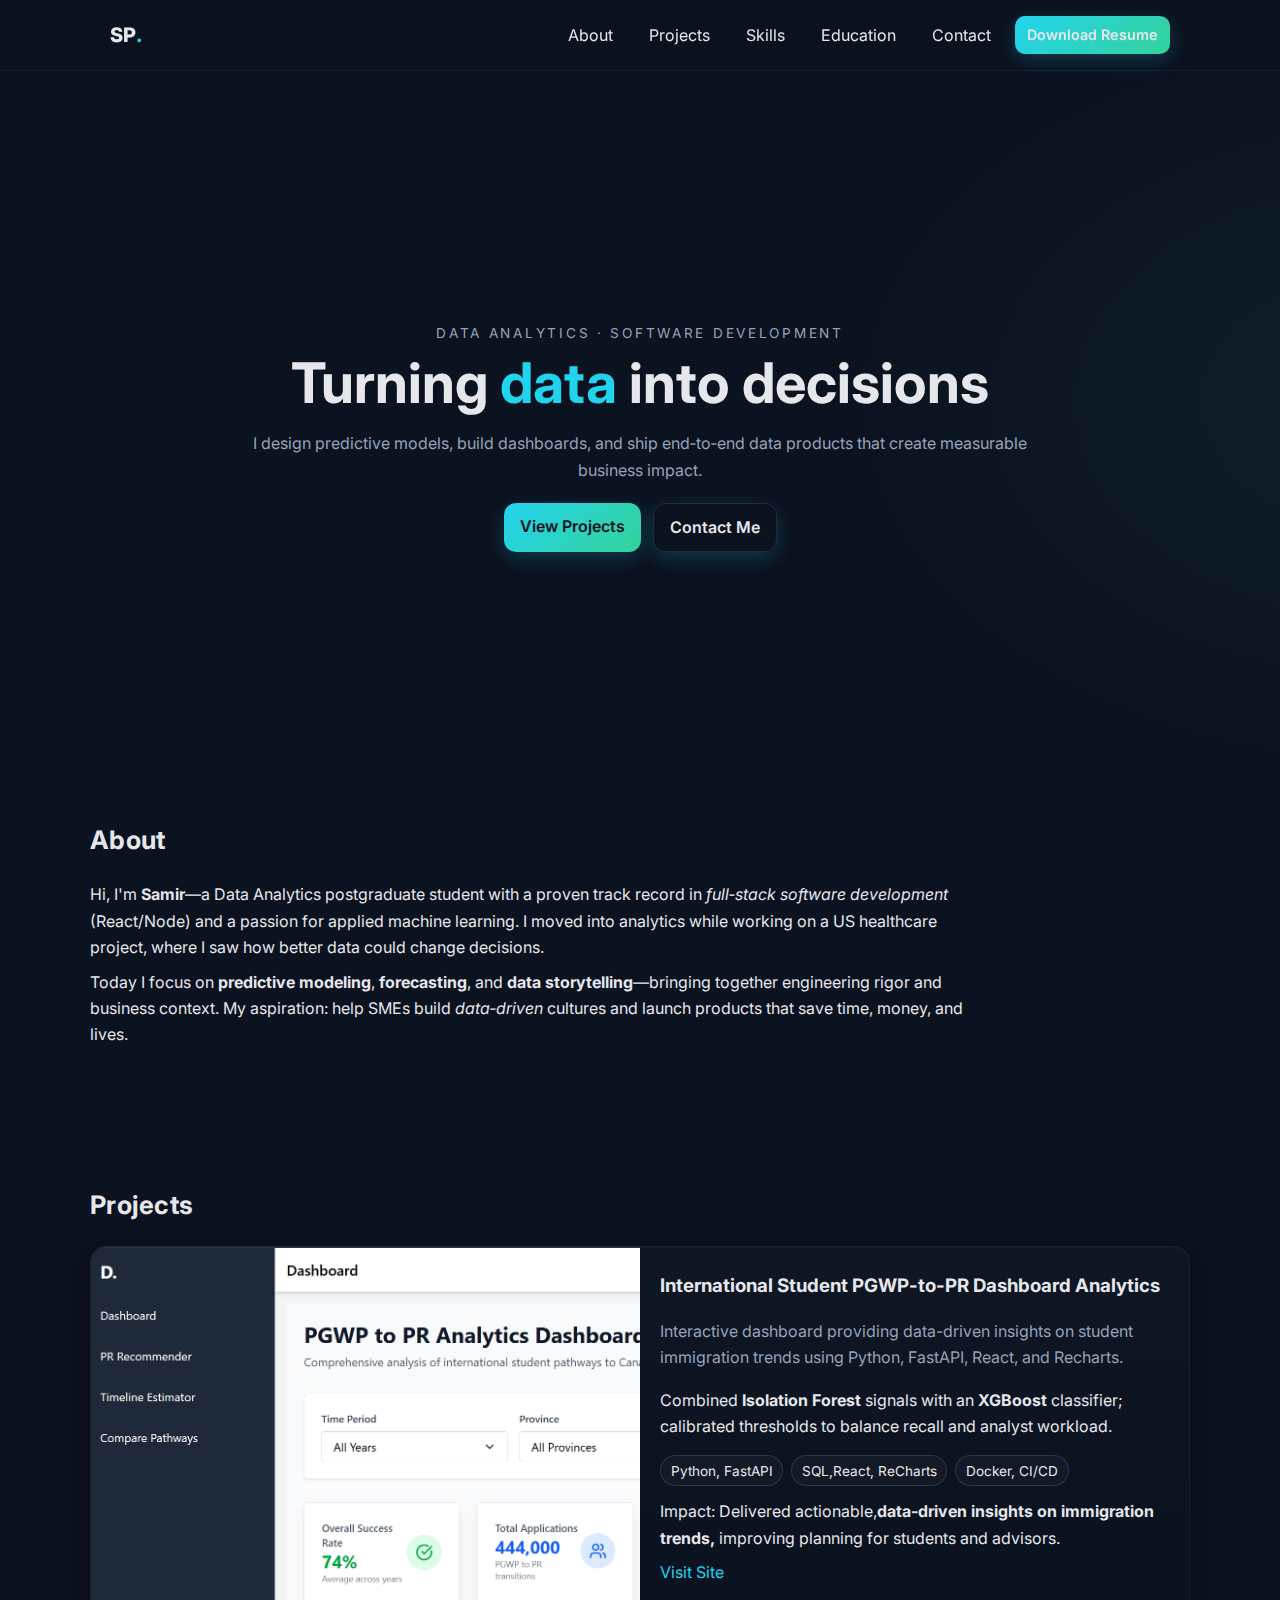
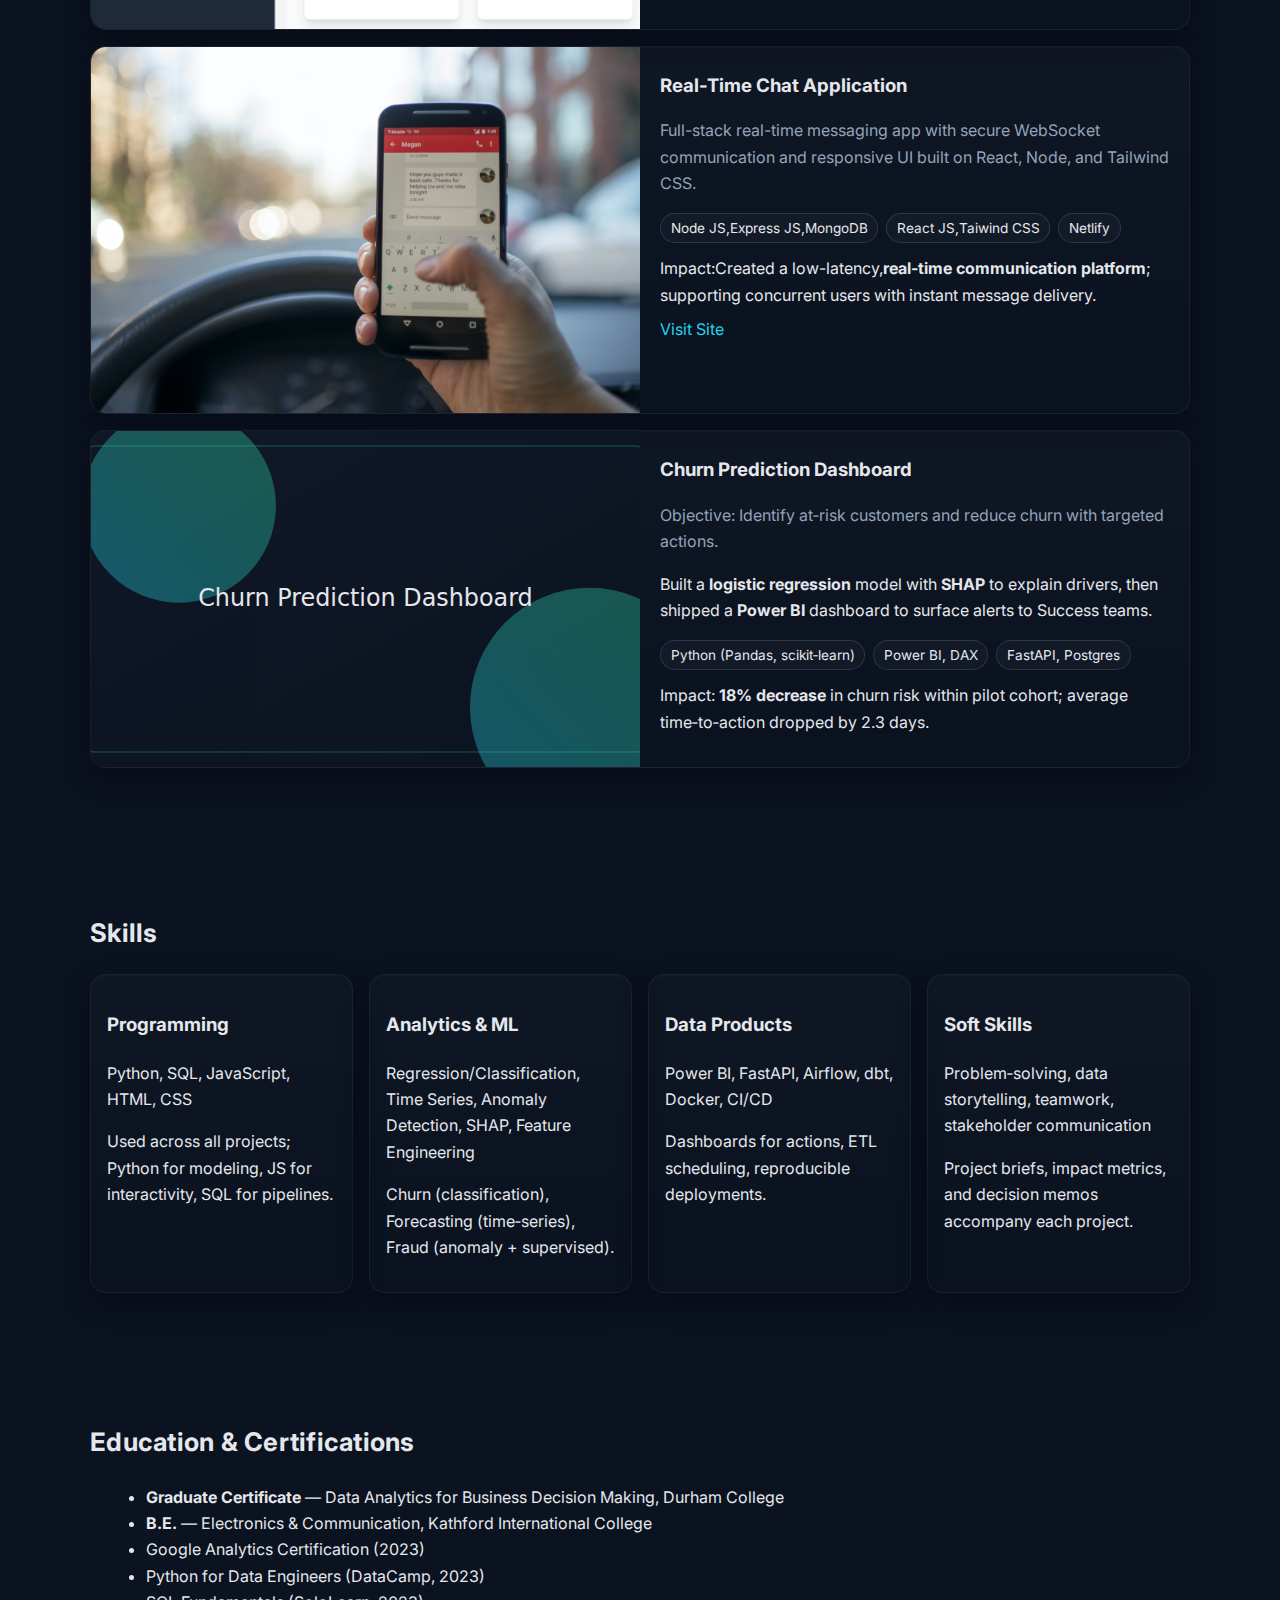
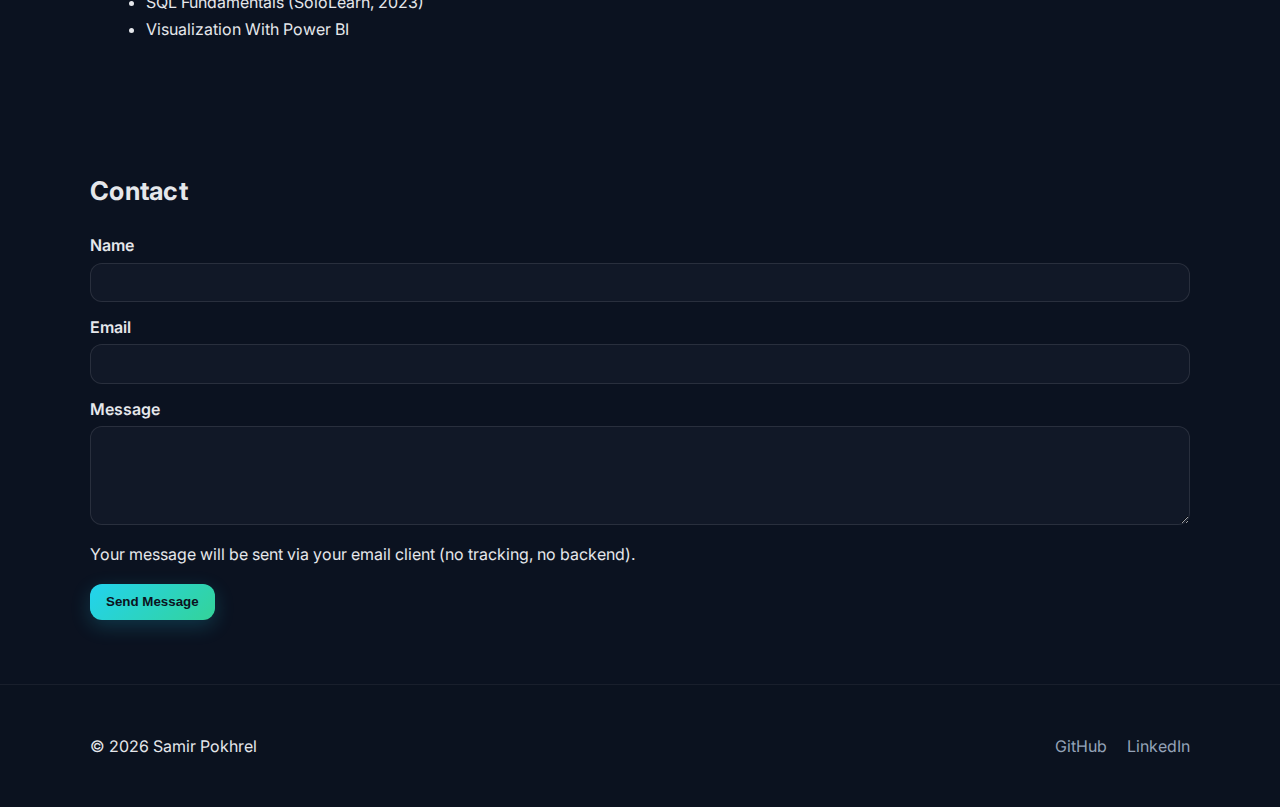
<file: index.html>
<!DOCTYPE html>
<html lang="en">
<head>
  <meta charset="utf-8" />
  <meta name="viewport" content="width=device-width, initial-scale=1" />
  <title>Sameer Pokharel · Data Analytics & Software Development</title>
  <meta name="description" content="Data Analytics postgraduate with proven software development experience. Predictive modeling, dashboards, and full‑stack data products that move the needle." />
  <meta name="theme-color" content="#0b1220" />
  <meta property="og:title" content="Sameer Pokharel · Data Analytics Portfolio" />
  <meta property="og:description" content="Predictive models, dashboards, and data products—built end‑to‑end." />
  <meta property="og:type" content="website" />
  <meta property="og:image" content="assets/proj1.svg" />
  <meta name="twitter:card" content="summary_large_image" />

  <link href="https://fonts.googleapis.com/css2?family=Inter:wght@300;400;600;800&display=swap" rel="stylesheet">
  <link rel="preconnect" href="https://fonts.gstatic.com" crossorigin>
  <link rel="stylesheet" href="styles.css" />

  <script type="application/ld+json">
  {
    "@context":"https://schema.org",
    "@type":"Person",
    "name":"Samir Pokhrel",
    "url":"https://your-portfolio.example.com",
    "jobTitle":"Data Analyst & Software Developer",
    "alumniOf":[{"@type":"CollegeOrUniversity","name":"Durham College"}],
    "knowsAbout":["Data Analytics","Python","SQL","Machine Learning","React","Power BI"],
    "sameAs":["https://github.com/sameerPokhrel-n","https://www.linkedin.com/in/pokharelsameer/"]
  }
  </script>
</head>
<body>
  <a class="skip-link" href="#main">Skip to content</a>
  <header class="site-header" role="banner">
    <nav class="nav" aria-label="Primary">
      <a class="brand" href="#hero" aria-label="Homepage">SP<span class="accent">.</span></a>
      <button id="navToggle" class="nav-toggle" aria-expanded="false" aria-controls="navMenu">
        <span class="sr-only">Toggle navigation</span>
        <span class="bar"></span><span class="bar"></span><span class="bar"></span>
      </button>
      <ul id="navMenu" class="nav-list">
        <li><a href="#about">About</a></li>
        <li><a href="#projects">Projects</a></li>
        <li><a href="#skills">Skills</a></li>
        <li><a href="#education">Education</a></li>
        <li><a href="#contact">Contact</a></li>
        <li><a class="btn small" href="assets/resume.html" download>Download Resume</a></li>
      </ul>
    </nav>
  </header>

  <main id="main">
    <section id="hero" class="hero" aria-label="Intro">
      <div class="hero-inner">
        <p class="eyebrow">Data Analytics · Software Development</p>
        <h1>Turning <span class="accent">data</span> into decisions</h1>
        <p class="lead">I design predictive models, build dashboards, and ship end‑to‑end data products that create measurable business impact.</p>
        <div class="actions">
          <a class="btn" href="#projects">View Projects</a>
          <a class="btn ghost" href="#contact">Contact Me</a>
        </div>
      </div>
    </section>

    <section id="about" class="section about">
      <div class="container">
        <h2>About</h2>
        <p>
          Hi, I'm <strong>Samir</strong>—a Data Analytics postgraduate student with a proven track record in <em>full‑stack software development</em> (React/Node) and a passion for applied machine learning.
          I moved into analytics while working on a US healthcare project, where I saw how better data could change decisions.
        </p>
        <p>
          Today I focus on <strong>predictive modeling</strong>, <strong>forecasting</strong>, and <strong>data storytelling</strong>—bringing together engineering rigor and business context.
          My aspiration: help SMEs build <em>data‑driven</em> cultures and launch products that save time, money, and lives.
        </p>
      </div>
    </section>

    <section id="projects" class="section projects">
      <div class="container">
        <h2>Projects</h2>

         <article class="project" aria-labelledby="proj3-title">
          <img class="project-media" src="assets/project01.png" alt="Fraud detection project preview" loading="lazy">
          <div class="project-body">
            <h3 id="proj3-title">International Student PGWP-to-PR Dashboard Analytics</h3>
            <p class="muted">Interactive dashboard providing data-driven insights on student immigration trends using Python, FastAPI, React, and Recharts.</p>
            <p>Combined <strong>Isolation Forest</strong> signals with an <strong>XGBoost</strong> classifier; calibrated thresholds to balance recall and analyst workload.</p>
            <ul class="stack">
              <li>Python, FastAPI</li>
              <li>SQL,React, ReCharts</li>
              <li>Docker, CI/CD</li>
            </ul>
            <p class="impact">Impact: Delivered actionable,<strong>data-driven insights on immigration trends,</strong> improving planning for students and advisors.</p>
            <div class="links">
              <a target="_blank" rel="noopener noreferrer" href="https://spiffy-rugelach-76068c.netlify.app/" class="text-link">Visit Site</a>
            </div>
          </div>
        </article>

        <article class="project" aria-labelledby="proj2-title">
          <img class="project-media" src="assets/project2.jpg" alt="Demand forecasting pipeline preview" loading="lazy">
          <div class="project-body">
            <h3 id="proj2-title">Real-Time Chat Application</h3>
            <p class="muted">Full-stack real-time messaging app with secure WebSocket communication and responsive UI built on React, Node, and Tailwind CSS.</p>
            <ul class="stack">
              <li>Node JS,Express JS,MongoDB</li>
              <li>React JS,Taiwind CSS</li>
              <li>Netlify</li>
            </ul>
            <p class="impact">Impact:Created a low-latency,<strong>real-time communication platform</strong>; supporting concurrent users with instant message delivery.</p>
            <div class="links">
              <a target="_blank" rel="noopener noreferrer" href="https://chit-chat01.netlify.app/login" class="text-link">Visit Site</a>
            </div>
          </div>
        </article>

      

         <article class="project" aria-labelledby="proj1-title">
          <img class="project-media" src="assets/proj1.svg" alt="Churn Prediction dashboard preview" loading="lazy">
          <div class="project-body">
            <h3 id="proj1-title">Churn Prediction Dashboard</h3>
            <p class="muted">Objective: Identify at‑risk customers and reduce churn with targeted actions.</p>
            <p>Built a <strong>logistic regression</strong> model with <strong>SHAP</strong> to explain drivers, then shipped a <strong>Power BI</strong> dashboard to surface alerts to Success teams.</p>
            <ul class="stack">
              <li>Python (Pandas, scikit‑learn)</li>
              <li>Power BI, DAX</li>
              <li>FastAPI, Postgres</li>
            </ul>
            <p class="impact">Impact: <strong>18% decrease</strong> in churn risk within pilot cohort; average time‑to‑action dropped by 2.3 days.</p>
            <div class="links">
          </div>
          </div>
        </article>
      </div>
    </section>

    <section id="skills" class="section skills">
      <div class="container">
        <h2>Skills</h2>
        <div class="skills-grid" role="list">
          <div class="card" role="listitem">
            <h3>Programming</h3>
            <p>Python, SQL, JavaScript, HTML, CSS</p>
            <p class="muted tie">Used across all projects; Python for modeling, JS for interactivity, SQL for pipelines.</p>
          </div>
          <div class="card" role="listitem">
            <h3>Analytics & ML</h3>
            <p>Regression/Classification, Time Series, Anomaly Detection, SHAP, Feature Engineering</p>
            <p class="muted tie">Churn (classification), Forecasting (time‑series), Fraud (anomaly + supervised).</p>
          </div>
          <div class="card" role="listitem">
            <h3>Data Products</h3>
            <p>Power BI, FastAPI, Airflow, dbt, Docker, CI/CD</p>
            <p class="muted tie">Dashboards for actions, ETL scheduling, reproducible deployments.</p>
          </div>
          <div class="card" role="listitem">
            <h3>Soft Skills</h3>
            <p>Problem‑solving, data storytelling, teamwork, stakeholder communication</p>
            <p class="muted tie">Project briefs, impact metrics, and decision memos accompany each project.</p>
          </div>
        </div>
      </div>
    </section>

    <section id="education" class="section education">
      <div class="container">
        <h2>Education & Certifications</h2>
        <ul class="certs">
          <li><strong>Graduate Certificate</strong> — Data Analytics for Business Decision Making, Durham College</li>
          <li><strong>B.E.</strong> — Electronics & Communication, Kathford International College</li>
          <li>Google Analytics Certification (2023)</li>
          <li>Python for Data Engineers (DataCamp, 2023)</li>
          <li>SQL Fundamentals (SoloLearn, 2023)</li>
          <li>Visualization With Power BI </li>
        </ul>
      </div>
    </section>

    <section id="contact" class="section contact">
      <div class="container">
        <h2>Contact</h2>
        <form id="contactForm" aria-describedby="contactNote">
          <div class="form-row">
            <label for="name">Name</label>
            <input id="name" name="name" type="text" autocomplete="name" required />
          </div>
          <div class="form-row">
            <label for="email">Email</label>
            <input id="email" name="email" type="email" autocomplete="email" required />
          </div>
          <div class="form-row">
            <label for="message">Message</label>
            <textarea id="message" name="message" rows="5" required></textarea>
          </div>
          <p id="contactNote" class="muted">Your message will be sent via your email client (no tracking, no backend).</p>
          <button class="btn" type="submit">Send Message</button>
        </form>
      </div>
    </section>
  </main>

  <footer class="site-footer">
    <div class="container footer-inner">
      <p>© <span id="year"></span> Samir Pokhrel</p>
      <div class="social">
        <a target="_blank" rel="noopener noreferrer" href="https://github.com/sameerPokhrel-n" aria-label="GitHub">GitHub</a>
        <a target="_blank" rel="noopener noreferrer" href="https://www.linkedin.com/in/pokharelsameer/" aria-label="LinkedIn">LinkedIn</a>
      </div>
    </div>
  </footer>

  <script src="script.js"></script>
</body>
</html>
</file>
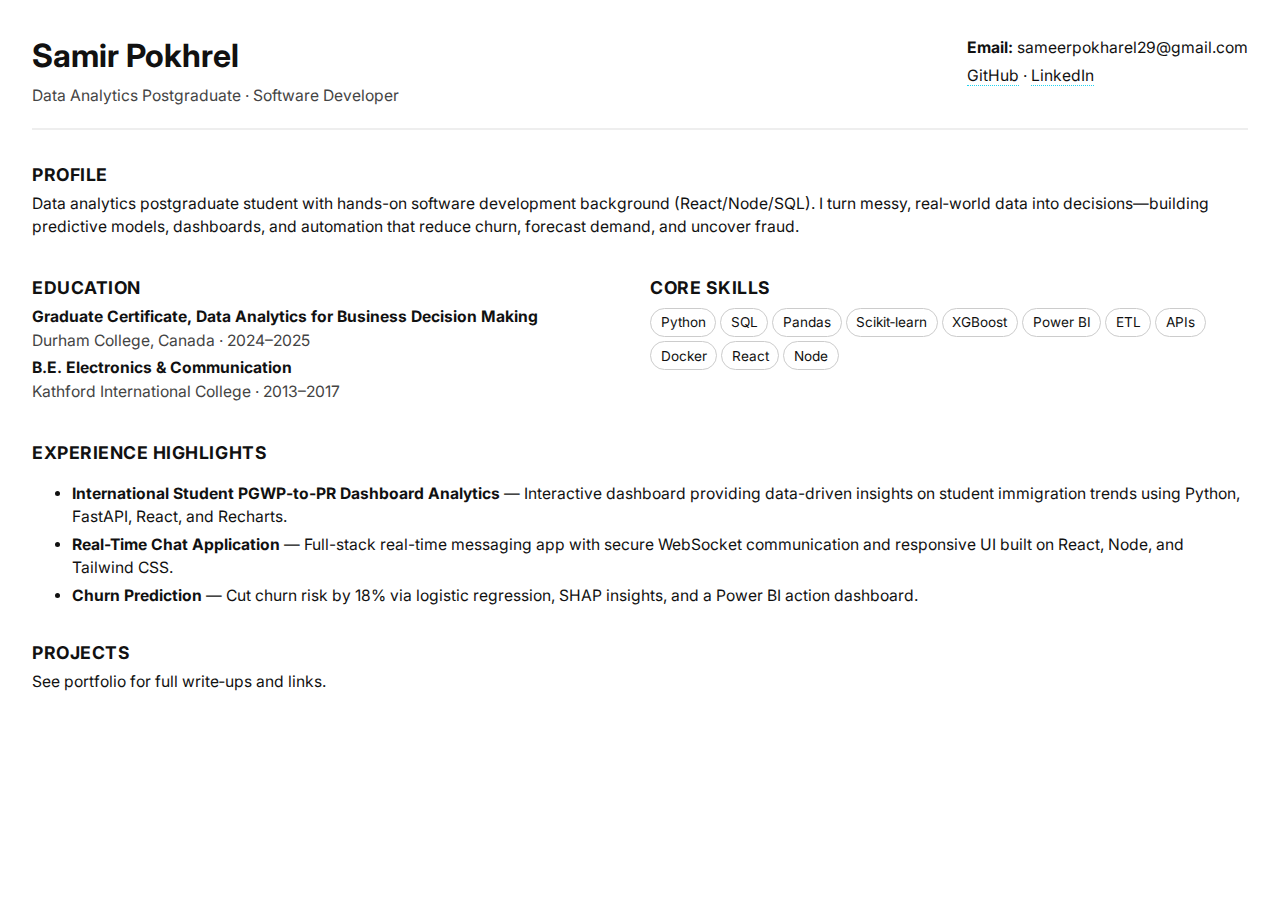
<file: assets/resume.html>
<!DOCTYPE html>
<html lang="en">
<head>
<meta charset="utf-8">
<meta name="viewport" content="width=device-width, initial-scale=1">
<title>Samir Pokhrel — Data Analytics & Software Development</title>
<link href="https://fonts.googleapis.com/css2?family=Inter:wght@300;400;600;800&display=swap" rel="stylesheet">
<style>
  :root { --text:#111; --muted:#444; --accent:#22d3ee; }
  *{box-sizing:border-box}
  body{font-family:Inter,system-ui,-apple-system,Segoe UI,Roboto,Arial,sans-serif;margin:0;padding:2rem;line-height:1.5;color:var(--text)}
  h1{font-size:2rem;margin:0 0 .25rem}
  h2{font-size:1.1rem;letter-spacing:.03em;margin:2rem 0 .25rem;text-transform:uppercase}
  p,li{font-size:.98rem;margin:.25rem 0}
  .muted{color:var(--muted)}
  .grid{display:grid;grid-template-columns:1fr 1fr;gap:1.25rem}
  .tag{display:inline-block;border:1px solid #ccc;border-radius:999px;padding:.2rem .6rem;margin:.15rem 0;font-size:.85rem}
  header{display:flex;justify-content:space-between;align-items:flex-start;border-bottom:2px solid #eee;padding-bottom:1rem;margin-bottom:1rem}
  a{color:var(--text);text-decoration:none;border-bottom:1px dotted var(--accent)}
  @media (max-width:720px){ .grid{grid-template-columns:1fr} header{flex-direction:column;gap:.5rem} }
  @page { margin: 1in; }
</style>
</head>
<body>
<header>
  <div>
    <h1>Samir Pokhrel</h1>
    <p class="muted">Data Analytics Postgraduate · Software Developer</p>
  </div>
  <div>
    <p><strong>Email:</strong> sameerpokharel29@gmail.com</p>
    <p><a href="https://github.com/sameerPokhrel-n">GitHub</a> · <a href="https://www.linkedin.com/in/pokharelsameer/">LinkedIn</a></p>
  </div>
</header>

<section>
  <h2>Profile</h2>
  <p>Data analytics postgraduate student with hands-on software development background (React/Node/SQL). I turn messy, real‑world data into decisions—building predictive models, dashboards, and automation that reduce churn, forecast demand, and uncover fraud.</p>
</section>

<section class="grid">
  <div>
    <h2>Education</h2>
    <p><strong>Graduate Certificate, Data Analytics for Business Decision Making</strong><br><span class="muted">Durham College, Canada · 2024–2025</span></p>
    <p><strong>B.E. Electronics & Communication</strong><br><span class="muted">Kathford International College · 2013–2017</span></p>
  </div>
  <div>
    <h2>Core Skills</h2>
    <p>
      <span class="tag">Python</span> <span class="tag">SQL</span> <span class="tag">Pandas</span>
      <span class="tag">Scikit‑learn</span> <span class="tag">XGBoost</span> <span class="tag">Power BI</span>
      <span class="tag">ETL</span> <span class="tag">APIs</span> <span class="tag">Docker</span>
      <span class="tag">React</span> <span class="tag">Node</span>
    </p>
  </div>
</section>

<section>
  <h2>Experience Highlights</h2>
  <ul>
    <li><strong>International Student PGWP-to-PR Dashboard Analytics</strong> — Interactive dashboard providing data-driven insights on student immigration trends using Python, FastAPI, React, and Recharts.</li>
    <li><strong>Real-Time Chat Application</strong> — Full-stack real-time messaging app with secure WebSocket communication and responsive UI built on React, Node, and Tailwind CSS.</li>
    <li><strong>Churn Prediction</strong> — Cut churn risk by 18% via logistic regression, SHAP insights, and a Power BI action dashboard.</li>
  </ul>
</section>

<section>
  <h2>Projects</h2>
  <p>See portfolio for full write‑ups and links.</p>
</section>
</body>
</html>
</file>
<file: styles.css>
/* Dark, elegant, accessible theme */
:root{
  --bg:#0b1220;
  --surface:#0f172a;
  --elev:#111827;
  --text:#e5e7eb;
  --muted:#94a3b8;
  --accent:#22d3ee;
  --accent-2:#34d399;
  --ring: 0 0 0 3px rgba(34,211,238,.25);
  --radius: 16px;
  --shadow: 0 10px 30px rgba(0,0,0,.35), inset 0 1px 0 rgba(255,255,255,.02);
}

*{box-sizing:border-box}
html{scroll-behavior:smooth}
body{
  margin:0;
  font-family:Inter,system-ui,-apple-system,Segoe UI,Roboto,Arial,sans-serif;
  color:var(--text);
  background:
    radial-gradient(1200px 800px at 10% -10%, rgba(34,211,238,.07), transparent 50%),
    radial-gradient(1200px 800px at 110% 10%, rgba(52,211,153,.07), transparent 50%),
    var(--bg);
  line-height:1.65;
}

/* Accessibility helpers */
.skip-link{position:absolute;left:-9999px;top:auto;width:1px;height:1px;overflow:hidden}
.skip-link:focus{left:1rem;top:1rem;width:auto;height:auto;padding:.5rem .75rem;background:var(--surface);border-radius:8px;box-shadow:var(--ring)}
.sr-only{position:absolute;width:1px;height:1px;padding:0;margin:-1px;overflow:hidden;clip:rect(0,0,0,0);white-space:nowrap;border:0}

/* Header / Nav */
.site-header{position:sticky;top:0;z-index:50;background:rgba(11,18,32,.6);backdrop-filter:blur(10px);border-bottom:1px solid rgba(255,255,255,.05)}
.nav{display:flex;align-items:center;justify-content:space-between;max-width:1100px;margin:0 auto;padding:1rem 1.25rem}
.brand{font-weight:800;font-size:1.25rem;letter-spacing:.02em;color:var(--text);text-decoration:none}
.accent{color:var(--accent)}
.nav-list{display:flex;gap:.75rem;align-items:center;margin:0;padding:0;list-style:none}
.nav-list a{color:var(--text);text-decoration:none;padding:.5rem .75rem;border-radius:10px}
.nav-list a:hover{background:rgba(255,255,255,.04)}
.btn{background:linear-gradient(135deg,var(--accent),var(--accent-2));color:#0b1220;padding:.65rem 1rem;border:none;border-radius:12px;text-decoration:none;display:inline-block;font-weight:600;box-shadow:0 6px 20px rgba(34,211,238,.2)}
.btn:hover{transform:translateY(-1px)}
.btn:focus{outline:none;box-shadow:var(--ring)}
.btn.ghost{background:transparent;color:var(--text);border:1px solid rgba(255,255,255,.1)}
.btn.small{padding:.45rem .75rem;font-size:.9rem}

.nav-toggle{display:none;position:relative;width:44px;height:36px;border:1px solid rgba(255,255,255,.15);background:transparent;border-radius:10px}
.nav-toggle .bar{position:absolute;left:8px;right:8px;height:2px;background:var(--text);transition:.3s}
.nav-toggle .bar:nth-child(2){top:10px}
.nav-toggle .bar:nth-child(3){top:17px}
.nav-toggle .bar:nth-child(4){top:24px}

/* Hero */
.hero{position:relative;isolation:isolate;min-height:76vh;display:grid;place-items:center;overflow:hidden}
.hero-inner{max-width:900px;padding:4rem 1.25rem;text-align:center;margin-top: 3rem; }
.eyebrow{letter-spacing:.2em;text-transform:uppercase;color:var(--muted);font-size:.85rem;margin:0 0 .5rem}
.hero h1{font-size:clamp(2rem,5vw,3.5rem);margin:.25rem 0 1rem;line-height:1.1}
.lead{color:var(--muted);max-width:800px;margin:0 auto 1.25rem}
.actions{display:flex;gap:.75rem;justify-content:center;flex-wrap:wrap}

/* Sections */
.section{padding:4rem 1.25rem}
.container{max-width:1100px;margin:0 auto}
.section h2{font-size:1.6rem;margin:0 0 1.25rem;letter-spacing:.01em}

/* About */
.about p{max-width:900px;margin:.5rem 0}

/* Projects */
.projects .project{display:grid;grid-template-columns:1fr 1fr;background:linear-gradient(180deg,rgba(255,255,255,.02),transparent);border:1px solid rgba(255,255,255,.06);border-radius:var(--radius);box-shadow:var(--shadow);overflow:hidden;margin:1rem 0}
.project-media{width:100%;height:100%;object-fit:cover}
.project-body{padding:1.25rem 1.25rem 1.5rem}
.project h3{margin:.25rem 0}
.project .muted{color:var(--muted)}
.stack{display:flex;flex-wrap:wrap;gap:.5rem;padding:0;margin:.75rem 0 0;list-style:none}
.stack li{border:1px solid rgba(255,255,255,.12);border-radius:999px;padding:.2rem .6rem;font-size:.85rem;color:var(--text);background:rgba(255,255,255,.03)}
.impact{margin:.75rem 0 .5rem}
.links{display:flex;gap:1rem}
.text-link{color:var(--accent);text-decoration:none}
.text-link:hover{text-decoration:underline}

/* Skills */
.skills-grid{display:grid;grid-template-columns:repeat(4,1fr);gap:1rem}
.card{background:linear-gradient(180deg,rgba(255,255,255,.02),transparent);border:1px solid rgba(255,255,255,.06);border-radius:var(--radius);box-shadow:var(--shadow);padding:1rem}

/* Education */
.certs{margin:.5rem 0 0 1rem}

/* Contact */
.form-row{display:flex;flex-direction:column;margin:.75rem 0}
label{font-weight:600;margin-bottom:.25rem}
input,textarea{background:var(--elev);color:var(--text);border:1px solid rgba(255,255,255,.1);border-radius:12px;padding:.7rem .8rem}
input:focus,textarea:focus{outline:none;box-shadow:var(--ring)}
.site-footer{border-top:1px solid rgba(255,255,255,.06);padding:2rem 1.25rem;background:rgba(11,18,32,.6)}
.footer-inner{max-width:1100px;margin:0 auto;display:flex;justify-content:space-between;align-items:center}
.footer-inner .social a{color:var(--muted);margin-left:1rem;text-decoration:none}
.footer-inner .social a:hover{color:var(--text)}

/* Responsive */
@media (max-width:980px){
  .projects .project{grid-template-columns:1fr}
  .skills-grid{grid-template-columns:repeat(2,1fr)}
  .nav-toggle{display:inline-block}
  .nav-list{position:fixed;inset:64px 1rem auto 1rem;display:none;flex-direction:column;background:var(--surface);border:1px solid rgba(255,255,255,.06);border-radius:14px;padding:.75rem}
  .nav-list.show{display:flex}
}
@media (max-width:560px){
  .skills-grid{grid-template-columns:1fr}
}

/* Motion safety */
@media (prefers-reduced-motion: reduce){
  *{animation-duration:.001ms !important;animation-iteration-count:1 !important;transition-duration:.001ms !important;scroll-behavior:auto !important}
}
</file>
